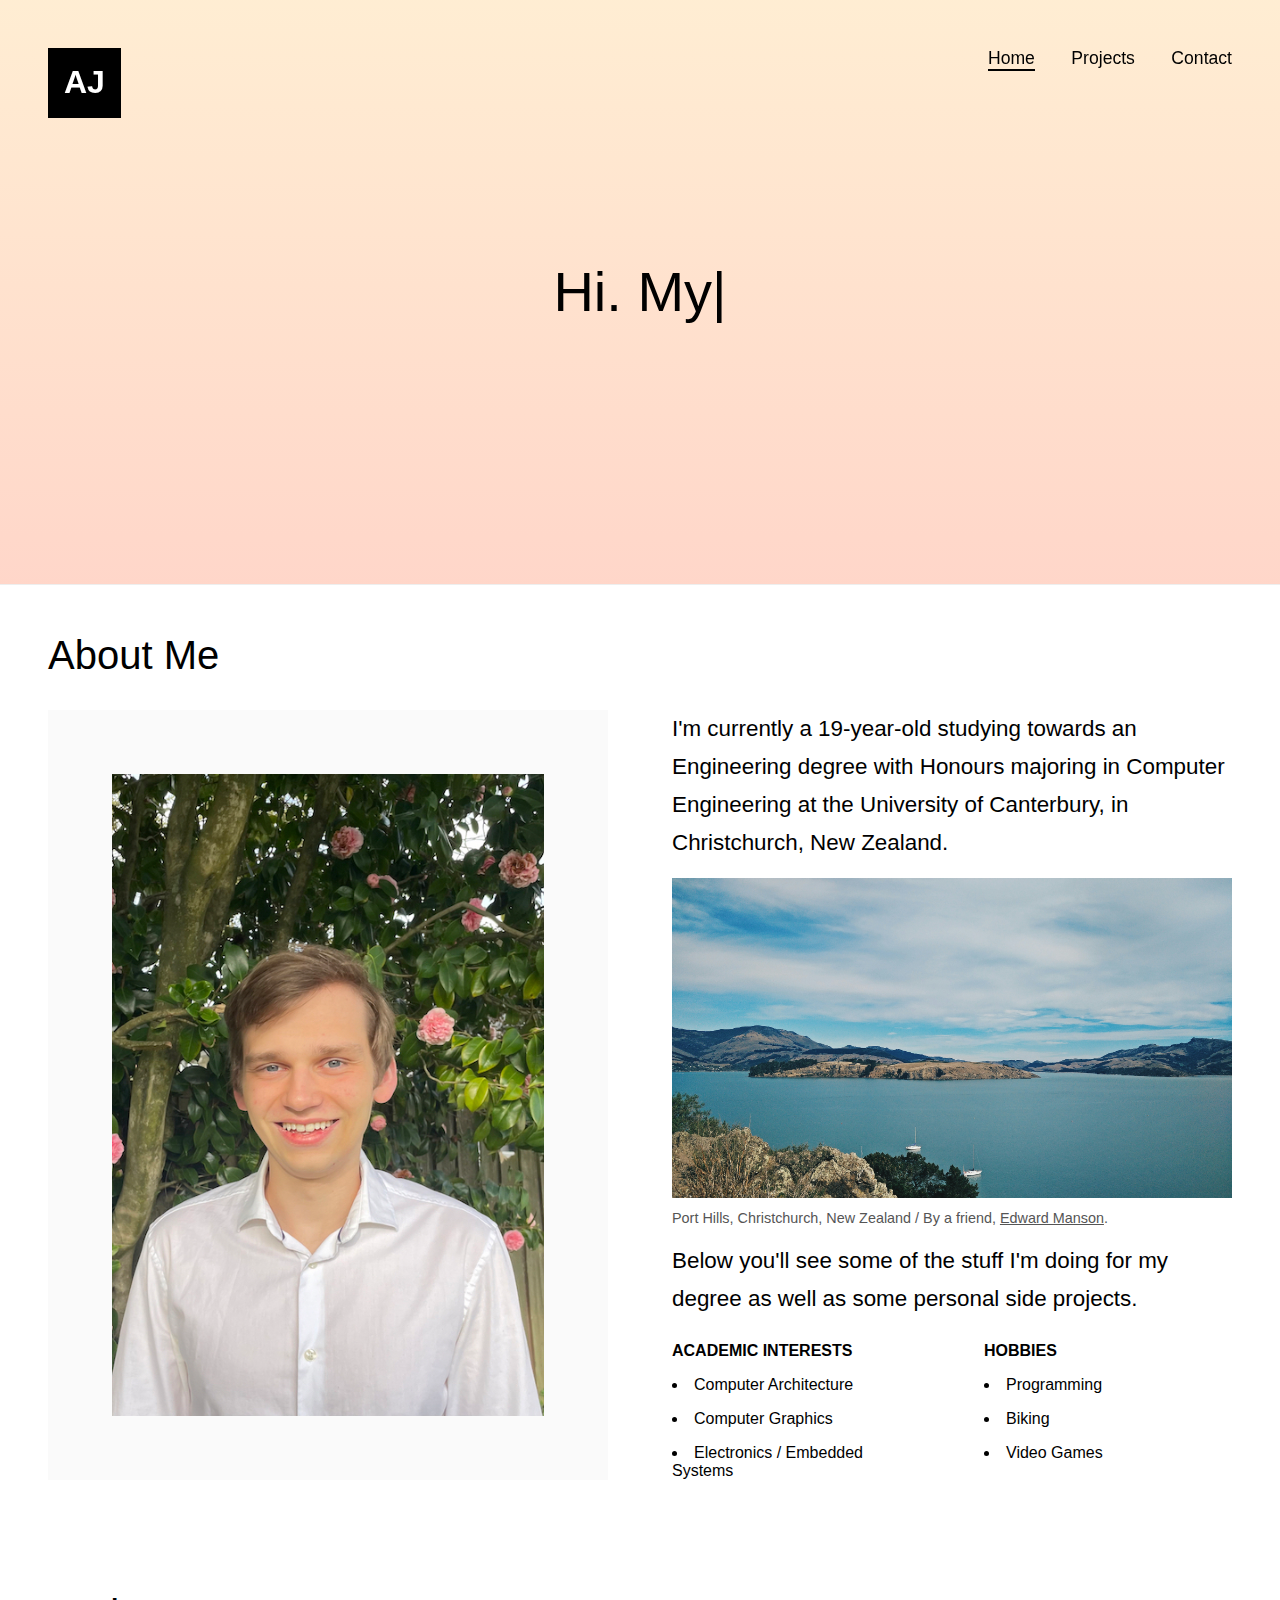
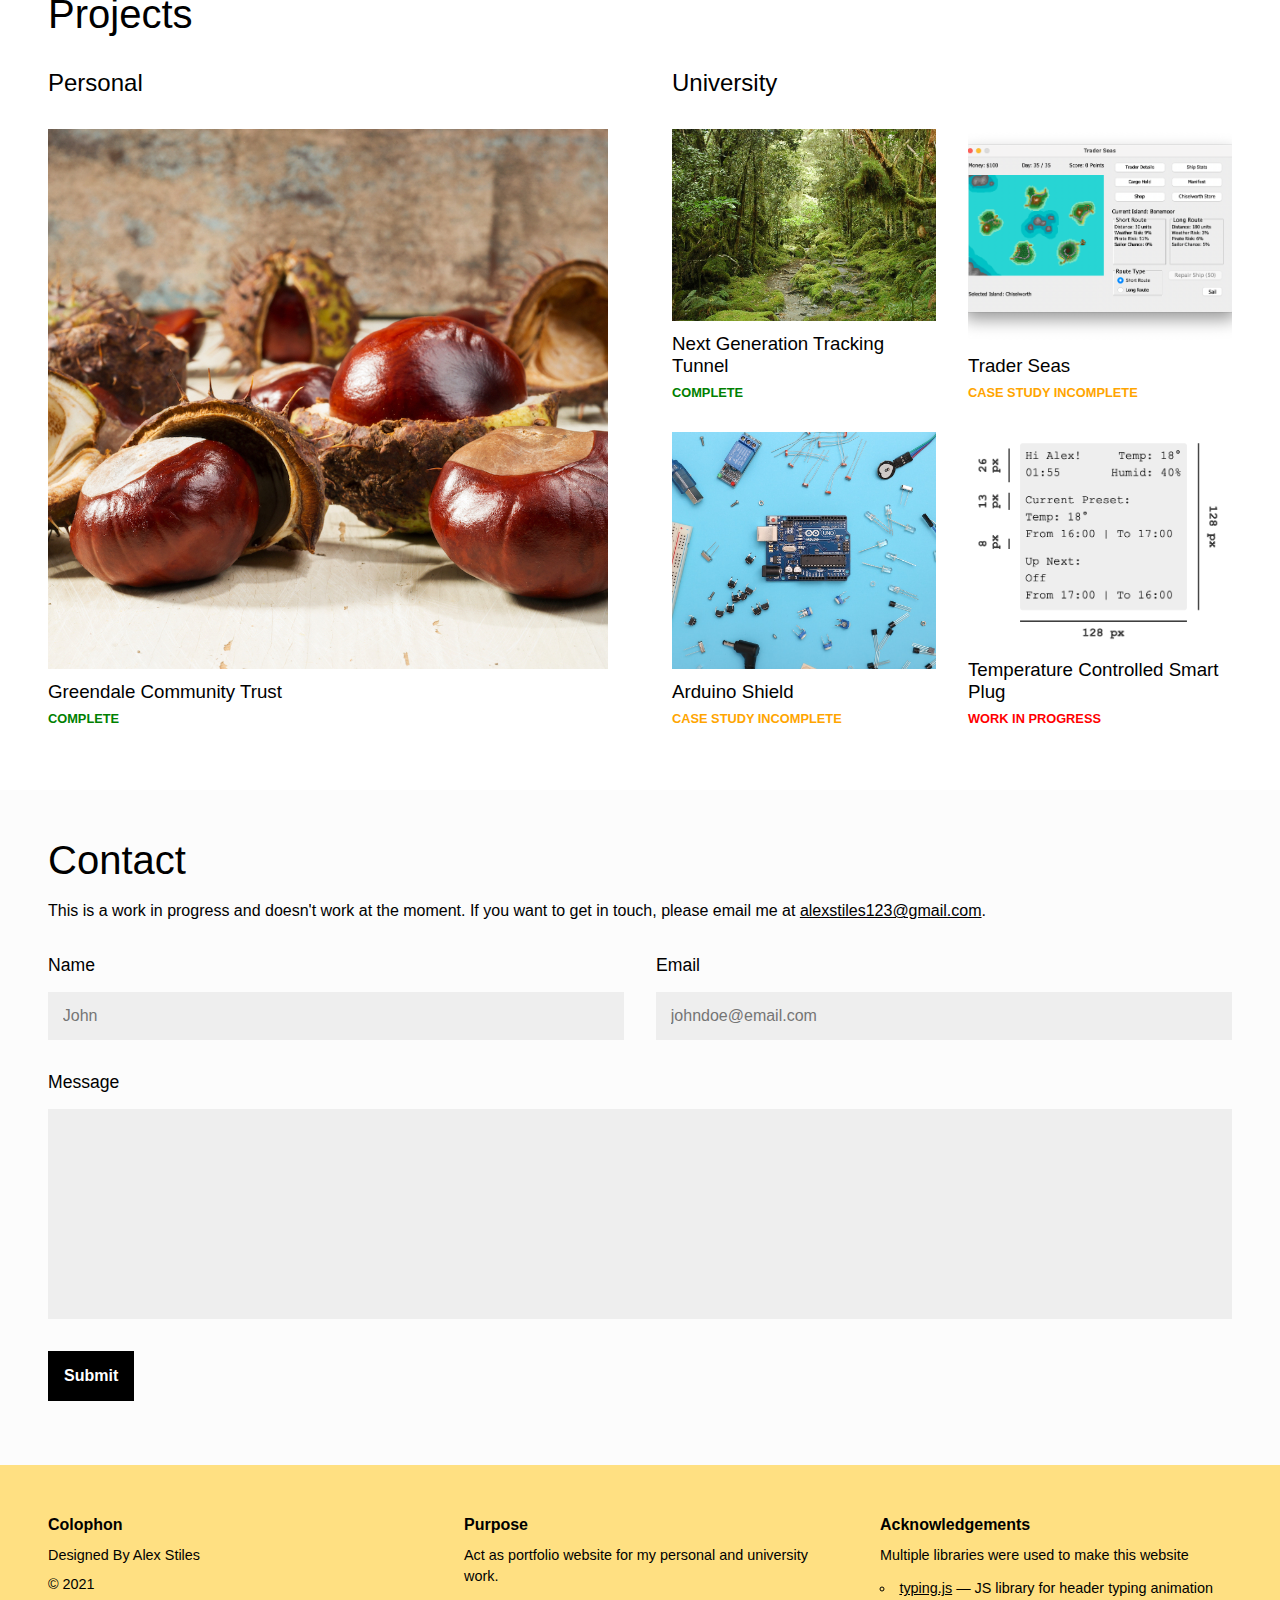
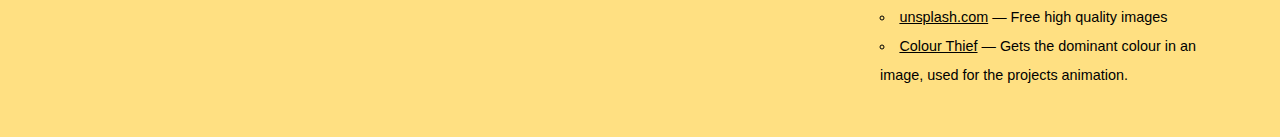
<file: index.html>
<!DOCTYPE html>
<html lang="en">
<head>
    <meta charset="UTF-8">
    <meta http-equiv="X-UA-Compatible" content="IE=edge">
    <meta name="viewport" content="width=device-width, initial-scale=1.0">
    <link rel="stylesheet" href="./style.css">
    <title>Alex Stiles</title>
</head>
<body>
    <nav>
        <div class="logo">
            <span>AJ</span>
        </div>
        <div id="nav-links">
            <a class="active" href="#home-anchor">Home</a>
            <a href="#projects-anchor">Projects</a>
            <a href="#contact-anchor">Contact</a>
        </div>
    </nav>
    <header id="home-anchor">
        <div class="intro-text">
            <span class="intro"></span>
        </div>
    </header>
    <div class="page-content">
        <section>
            <h1>About Me</h1>
            <div class="two-column" id="about">
                <div id="about-image">
                    <img src="./images/general/me.jpg" alt="Photo of me">
                </div>
                <div id="about-content">
                    <h3>I'm currently a 19-year-old studying towards an Engineering degree with Honours majoring in Computer Engineering at the University of Canterbury, in Christchurch, New Zealand.</h3>
                    <div id="about-location-image">
                        <img src="./images/landing.jpg" alt="Photo of the Port Hills in Christchurch">
                        <span>Port Hills, Christchurch, New Zealand / By a friend, <a href="https://unsplash.com/photos/YylrhMRSP_U">Edward Manson</a>.</span>
                    </div>
                    <h3>Below you'll see some of the stuff I'm doing for my degree as well as some personal side projects.</h3>
                    <div class="two-column" id="about-list">
                        <div class="column">
                            <h4>Academic Interests</h4>
                            <ul>
                                <li>Computer Architecture</li>
                                <li>Computer Graphics</li>
                                <li>Electronics / Embedded Systems</li>
                            </ul>
                        </div>
                        <div class="column">
                            <h4>Hobbies</h4>
                            <ul>
                                <li>Programming</li>
                                <li>Biking</li>
                                <li>Video Games</li>
                            </ul>
                        </div>
                    </div>
                </div>
            </div>
        </section>
        <section id="projects-anchor">
            <h1>Projects</h1>
            <div class="two-column projects">
                <div class="column">
                    <h2>Personal</h2>
                    <div class="project-cards">
                        <a class="primary-project" href="./greendale_community_trust.html">
                            <div class="project-card">
                                <img  src="./images/greendale_community_trust/greendale_community_trust.jpg" alt="">
                                <h3 ">Greendale Community Trust</h3>
                            </div> 
                        </a>
                    </div>
                </div>
                <div class="column">
                    <h2>University</h2>
                    <div class="project-cards">
                        <a href="./tracking_tunnel.html">
                            <div class="project-card">
                                <img id="img-0"  src="./images/next_generation_tracking_tunnel/nz_forest.jpg" alt="Photo of New Zealand forest">
                                <h3>Next Generation Tracking Tunnel</h3>
                            </div>
                        </a>
                        <a>
                            <div class="project-card">
                                <img id="img-1"  src="./images/trader_seas/trader_seas_2.png" alt="Screenshot of Trader Seas">
                                <h3 id="case-incomplete">Trader Seas</h3>
                            </div>
                        </a>
                        <a>
                            <div class="project-card">
                                <img id="img-2"  src="./images/arduino_shield/shield.jpg" alt="Photo of Arduino Shield">
                                <h3 id="case-incomplete">Arduino Shield</h3>
                            </div>
                        </a>
                        <a>
                            <div class="project-card">
                                <img id="img-3"  src="./images/smart_plug/oled_gui.png" alt="Screenshot of OLED GUI">
                                <h3 id="wip">Temperature Controlled Smart Plug</h3>
                            </div> 
                        </a>
                        <!-- <div>
                            <div class="project-card">
                                <img src="happy_face.png" alt="">
                                <h3 id="wip">More Coming Soon</h3>
                            </div> 
                        </div> -->
                    </div>
                </div>
            </div>
            <!-- <a href="#" class="link-button">View More</a> -->
        </section>
        <section class="contact" id="contact-anchor">
            <h1>Contact</h1>
            <p>This is a work in progress and doesn't work at the moment. If you want to get in touch, please email me at <a href="mailto:alexstiles123@gmail.com">alexstiles123@gmail.com</a>.</p>
            <form method="push">
                <div class="form-input">
                    <label for="name">Name</label>
                    <input required placeholder="John" type="text" name="name" id="">
                </div>
                <div class="form-input">
                    <label for="email">Email</label>
                    <input required placeholder="johndoe@email.com" type="email" name="email" id="">
                </div>
                <div class="form-input span-col">
                    <label for="message">Message</label>
                    <textarea required name="message" id="" cols="30" rows="10"></textarea>
                </div>
                <div class="form-input submit">
                    <input disabled type="submit" value="Submit">
                </div>
            </form>
        </section>
    </div>
    <footer>
        <div class="footer-content-container">
            <h4>Colophon</h4>
            <p>Designed By Alex Stiles</p>
            <p>&copy; 2021</p>
        </div>
        <div class="footer-content-container">
            <h4>Purpose</h4>
            <p>Act as portfolio website for my personal and university work.</p>
        </div>
        <div class="footer-content-container">
            <h4>Acknowledgements</h4>
            <p>Multiple libraries were used to make this website</p>
            <ul>
                <li><a href="https://mattboldt.com/demos/typed-js/">typing.js</a> &#8212; JS library for header typing animation</li>
                <li><a href="www.unsplash.com">unsplash.com</a> &#8212; Free high quality images</li>
                <li><a href="https://lokeshdhakar.com/projects/color-thief/">Colour Thief</a> &#8212; Gets the dominant colour in an image, used for the projects animation.</li>
            </ul>
        </div>
    </footer>
    <script src="./colour_thief.js"></script>
    <script src="./typed.js"></script>
    <script src="./main.js"></script>
</body>
</html>
</file>
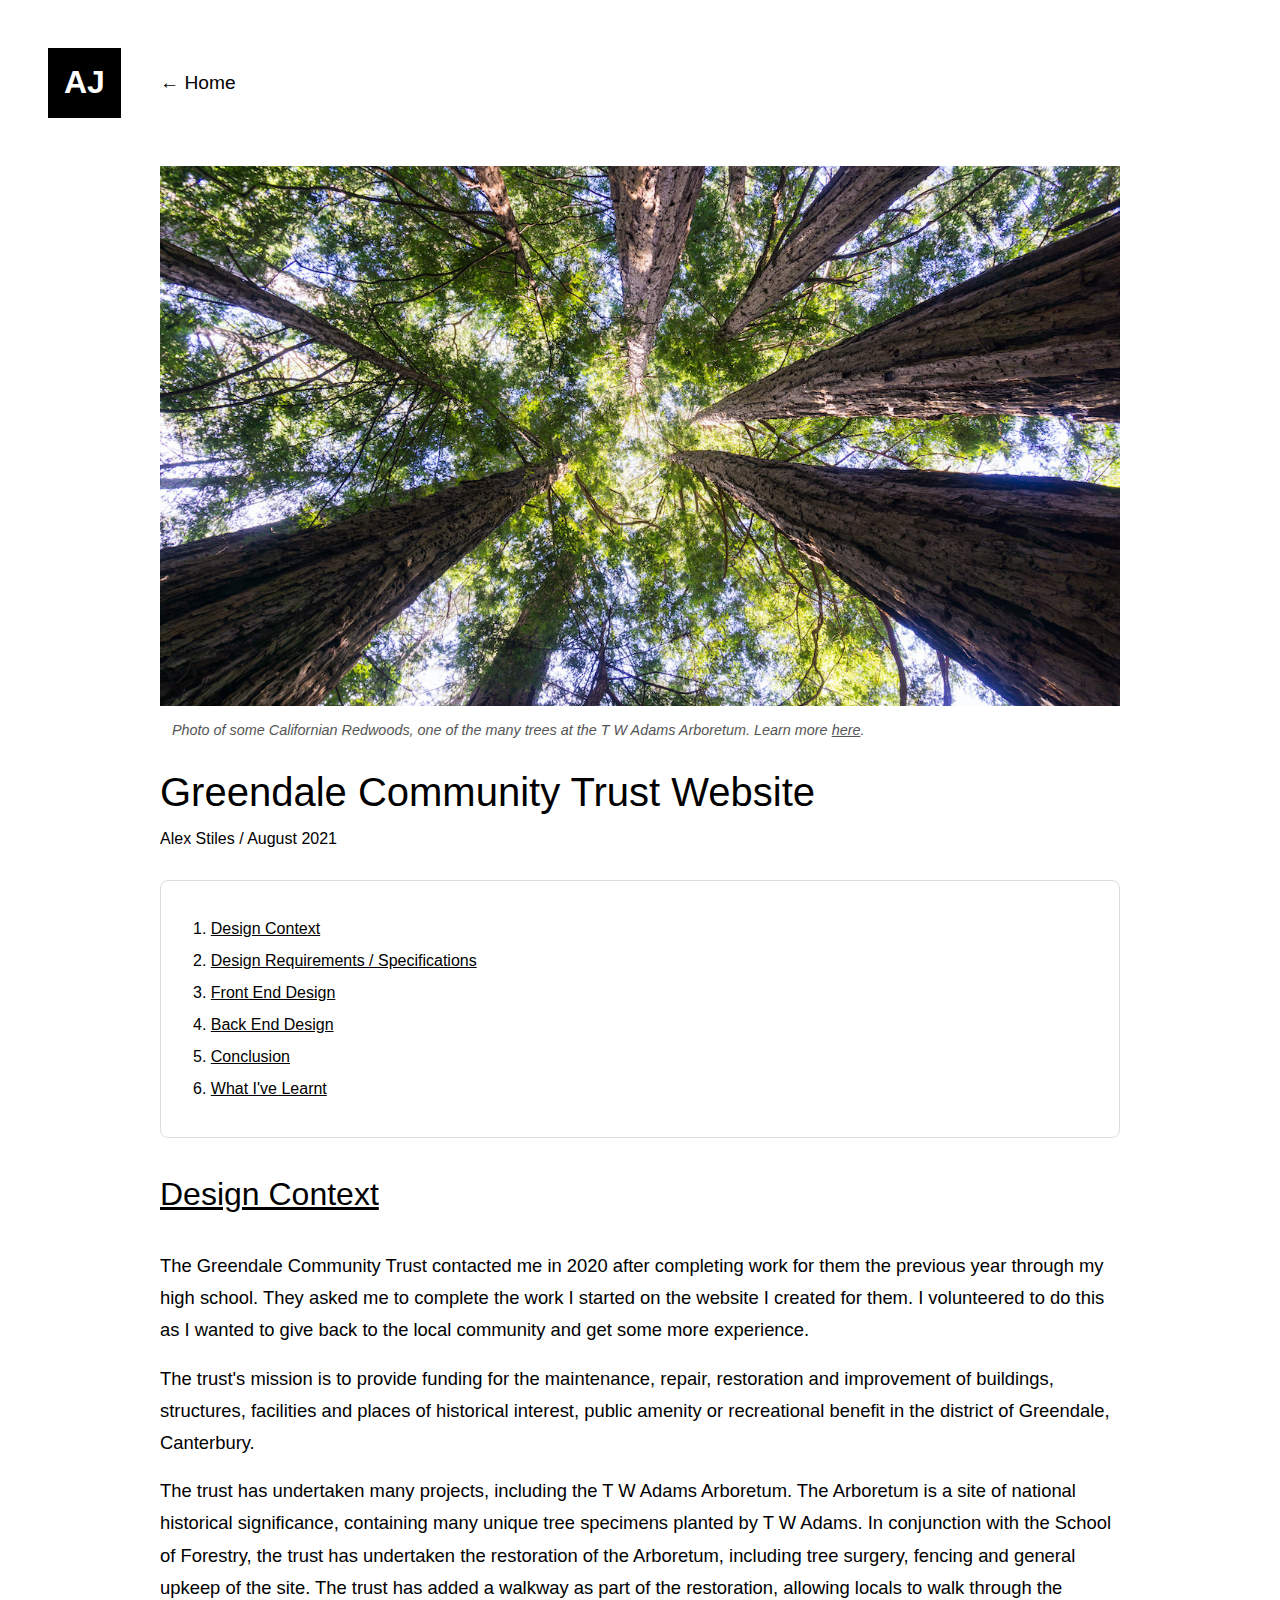
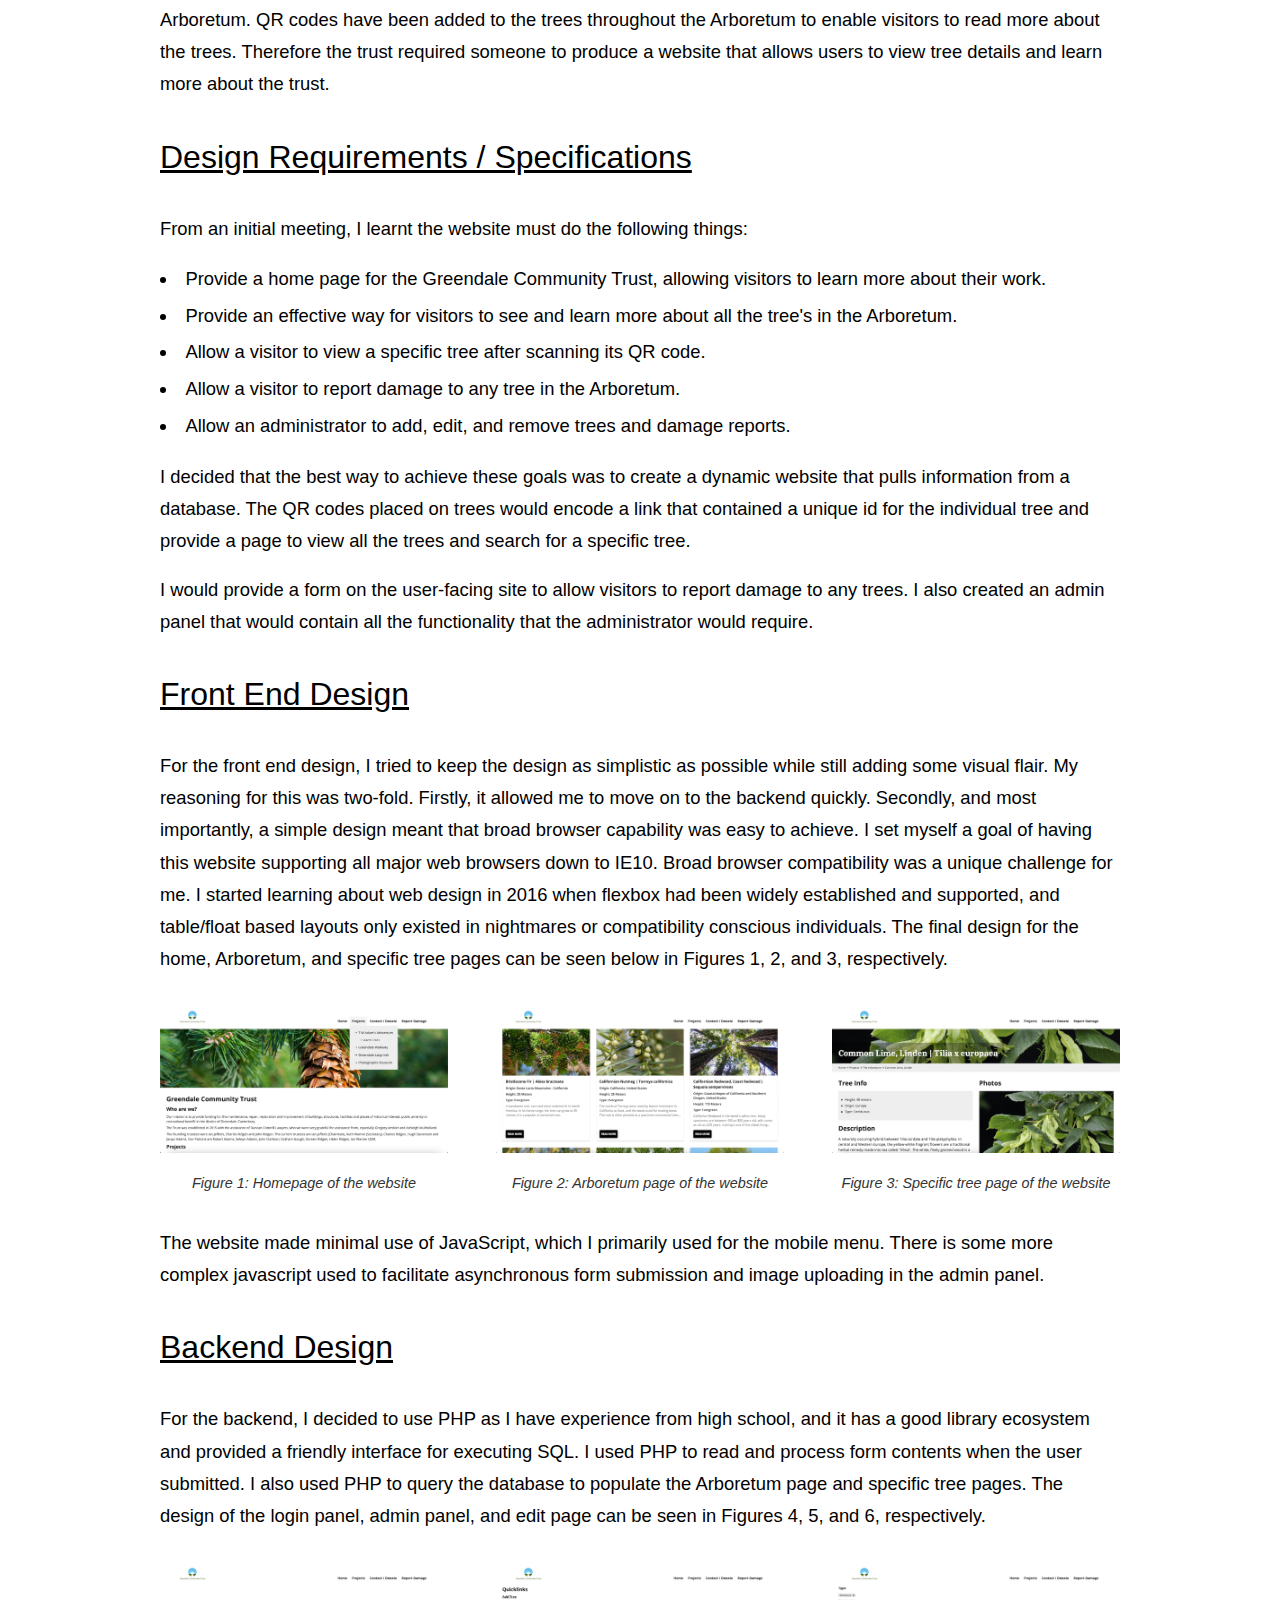
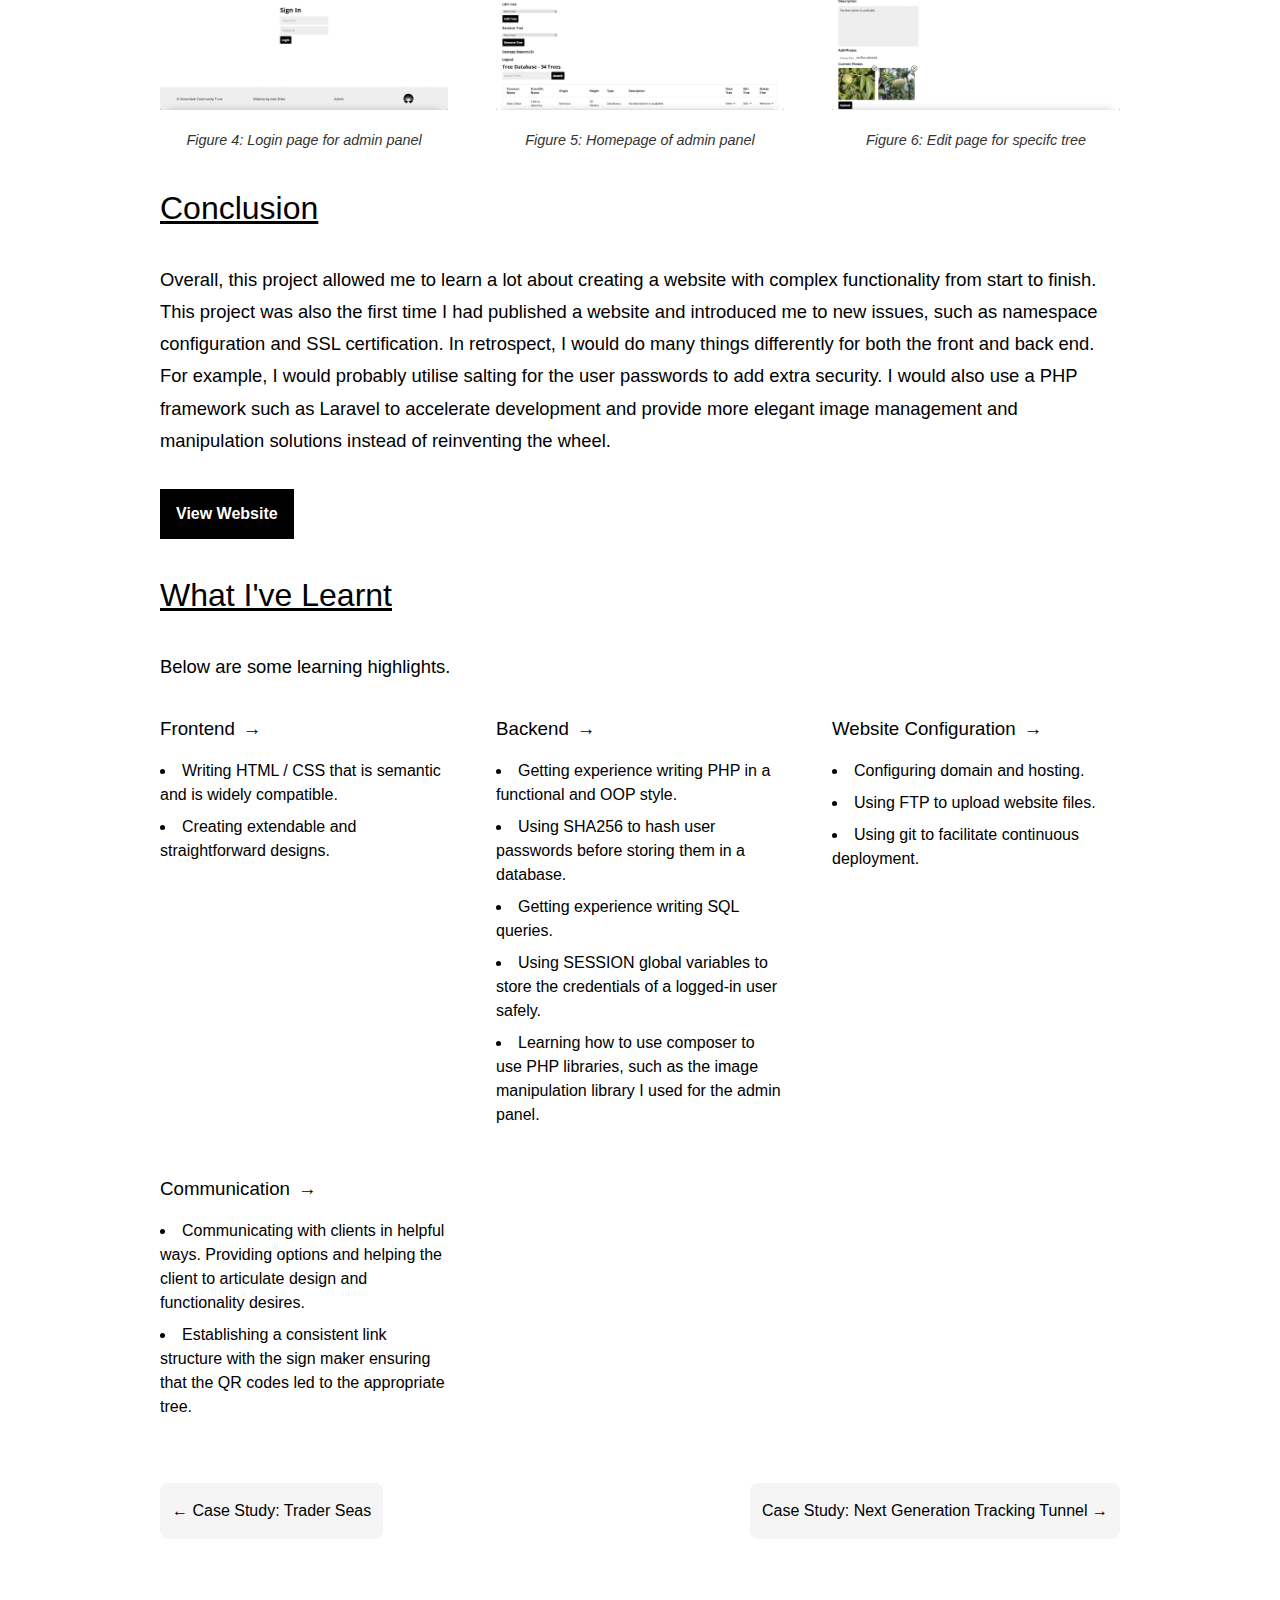
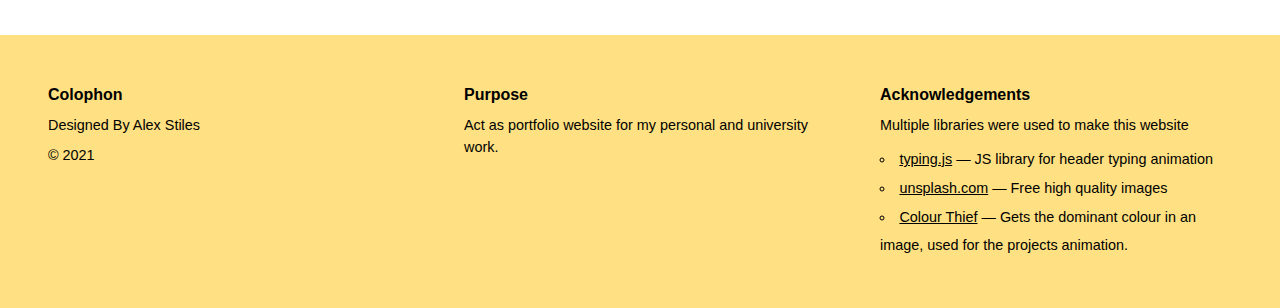
<file: greendale_community_trust.html>
<!DOCTYPE html>
<html lang="en">
    <head>
        <meta charset="UTF-8" />
        <meta http-equiv="X-UA-Compatible" content="IE=edge" />
        <meta name="viewport" content="width=device-width, initial-scale=1.0" />
        <link rel="stylesheet" type="text/css" href="./style.css" />
        <title>Greendale Community Trust Website</title>
    </head>
    <body>
        <nav class="static">
            <div class="back-block">
                <div class="logo">
                    <span class="logo-text">AJ</span>
                </div>
                <a href="index.html">&larr; Home</a>
            </div>
        </nav>
        <div class="page-content">
            <article>
                <div class="article-header-image">
                    <img
                        src="./images/greendale_community_trust/greendale_community_trust_2.jpg"
                        alt="Photo of a New Zealand Forest"
                    />
                    <span class="article-header-caption"
                        >Photo of some Californian Redwoods, one of the many
                        trees at the T W Adams Arboretum. Learn more
                        <a
                            href="https://greendalecommunitytrust.co.nz/content/tree?treeID=10"
                            >here</a
                        >.</span
                    >
                </div>
                <section class="article-text">
                    <div class="article-heading">
                        <h1>Greendale Community Trust Website</h1>
                        <div class="article-details">
                            <span class="article-author-date"
                                >Alex Stiles / August 2021</span
                            >
                        </div>
                    </div>
                    <section class="table-of-contents">
                        <ol>
                            <li><a href="#context">Design Context</a></li>
                            <li>
                                <a href="#requirements"
                                    >Design Requirements / Specifications</a
                                >
                            </li>
                            <li><a href="#frontend">Front End Design</a></li>
                            <li><a href="#backend">Back End Design</a></li>
                            <li><a href="#conclusion">Conclusion</a></li>
                            <li><a href="#learning">What I've Learnt</a></li>
                        </ol>
                    </section>
                    <section id="context">
                        <h2>Design Context</h2>
                        <p>
                            The Greendale Community Trust contacted me in 2020
                            after completing work for them the previous year
                            through my high school. They asked me to complete
                            the work I started on the website I created for
                            them. I volunteered to do this as I wanted to give
                            back to the local community and get some more
                            experience.
                        </p>
                        <p>
                            The trust's mission is to provide funding for the
                            maintenance, repair, restoration and improvement of
                            buildings, structures, facilities and places of
                            historical interest, public amenity or recreational
                            benefit in the district of Greendale, Canterbury.
                        </p>
                        <p>
                            The trust has undertaken many projects, including
                            the T W Adams Arboretum. The Arboretum is a site of
                            national historical significance, containing many
                            unique tree specimens planted by T W Adams. In
                            conjunction with the School of Forestry, the trust
                            has undertaken the restoration of the Arboretum,
                            including tree surgery, fencing and general upkeep
                            of the site. The trust has added a walkway as part
                            of the restoration, allowing locals to walk through
                            the Arboretum. QR codes have been added to the trees
                            throughout the Arboretum to enable visitors to read
                            more about the trees. Therefore the trust required
                            someone to produce a website that allows users to
                            view tree details and learn more about the trust.
                        </p>
                    </section>
                    <section id="requirements">
                        <h2>Design Requirements / Specifications</h2>
                        <p>
                            From an initial meeting, I learnt the website must
                            do the following things:
                        </p>
                        <ul>
                            <li>
                                Provide a home page for the Greendale Community
                                Trust, allowing visitors to learn more about
                                their work.
                            </li>
                            <li>
                                Provide an effective way for visitors to see and
                                learn more about all the tree's in the
                                Arboretum.
                            </li>
                            <li>
                                Allow a visitor to view a specific tree after
                                scanning its QR code.
                            </li>
                            <li>
                                Allow a visitor to report damage to any tree in
                                the Arboretum.
                            </li>
                            <li>
                                Allow an administrator to add, edit, and remove
                                trees and damage reports.
                            </li>
                        </ul>
                        <p>
                            I decided that the best way to achieve these goals
                            was to create a dynamic website that pulls
                            information from a database. The QR codes placed on
                            trees would encode a link that contained a unique id
                            for the individual tree and provide a page to view
                            all the trees and search for a specific tree.
                        </p>
                        <p>
                            I would provide a form on the user-facing site to
                            allow visitors to report damage to any trees. I also
                            created an admin panel that would contain all the
                            functionality that the administrator would require.
                        </p>
                    </section>
                    <section id="frontend">
                        <h2>Front End Design</h2>
                        <p>
                            For the front end design, I tried to keep the design
                            as simplistic as possible while still adding some
                            visual flair. My reasoning for this was two-fold.
                            Firstly, it allowed me to move on to the backend
                            quickly. Secondly, and most importantly, a simple
                            design meant that broad browser capability was easy
                            to achieve. I set myself a goal of having this
                            website supporting all major web browsers down to
                            IE10. Broad browser compatibility was a unique
                            challenge for me. I started learning about web
                            design in 2016 when flexbox had been widely
                            established and supported, and table/float based
                            layouts only existed in nightmares or compatibility
                            conscious individuals. The final design for the
                            home, Arboretum, and specific tree pages can be seen
                            below in Figures 1, 2, and 3, respectively.
                        </p>
                        <div class="triple-image-container">
                            <div class="triple-image">
                                <img
                                    src="./images/greendale_community_trust/greendale_community_trust_web.png"
                                    alt="Homepage of the Greendale Community Trust website"
                                />
                                <span class="image-caption"
                                    >Figure 1: Homepage of the website</span
                                >
                            </div>
                            <div class="triple-image">
                                <img
                                    src="./images/greendale_community_trust/greendale_community_trust_web_2.png"
                                    alt="Arboretum page of the website"
                                />
                                <span class="image-caption"
                                    >Figure 2: Arboretum page of the
                                    website</span
                                >
                            </div>
                            <div class="triple-image">
                                <img
                                    src="./images/greendale_community_trust/greendale_community_trust_web_3.png"
                                    alt="Specific tree page of the website"
                                />
                                <span class="image-caption"
                                    >Figure 3: Specific tree page of the
                                    website</span
                                >
                            </div>
                        </div>
                        <p>
                            The website made minimal use of JavaScript, which I
                            primarily used for the mobile menu. There is some
                            more complex javascript used to facilitate
                            asynchronous form submission and image uploading in
                            the admin panel.
                        </p>
                    </section>
                    <section id="backend">
                        <h2>Backend Design</h2>
                        <p>
                            For the backend, I decided to use PHP as I have
                            experience from high school, and it has a good
                            library ecosystem and provided a friendly interface
                            for executing SQL. I used PHP to read and process
                            form contents when the user submitted. I also used
                            PHP to query the database to populate the Arboretum
                            page and specific tree pages. The design of the
                            login panel, admin panel, and edit page can be seen
                            in Figures 4, 5, and 6, respectively.
                        </p>
                        <div class="triple-image-container">
                            <div class="triple-image">
                                <img
                                    src="./images/greendale_community_trust/greendale_community_trust_web_4.png"
                                    alt="Login page for admin panel"
                                />
                                <span class="image-caption"
                                    >Figure 4: Login page for admin panel</span
                                >
                            </div>
                            <div class="triple-image">
                                <img
                                    src="./images/greendale_community_trust/greendale_community_trust_web_5.png"
                                    alt="Homepage of admin panel"
                                />
                                <span class="image-caption"
                                    >Figure 5: Homepage of admin panel</span
                                >
                            </div>
                            <div class="triple-image">
                                <img
                                    src="./images/greendale_community_trust/greendale_community_trust_web_6.png"
                                    alt="Edit page for specific tree"
                                />
                                <span class="image-caption"
                                    >Figure 6: Edit page for specifc tree</span
                                >
                            </div>
                        </div>
                    </section>
                    <section id="conclusion">
                        <h2>Conclusion</h2>
                        <p>
                            Overall, this project allowed me to learn a lot
                            about creating a website with complex functionality
                            from start to finish. This project was also the
                            first time I had published a website and introduced
                            me to new issues, such as namespace configuration
                            and SSL certification. In retrospect, I would do
                            many things differently for both the front and back
                            end. For example, I would probably utilise salting
                            for the user passwords to add extra security. I
                            would also use a PHP framework such as Laravel to
                            accelerate development and provide more elegant
                            image management and manipulation solutions instead
                            of reinventing the wheel.
                        </p>
                        <a
                            class="link-button"
                            href="https://greendalecommunitytrust.co.nz"
                            >View Website</a
                        >
                    </section>
                    <section id="learning">
                        <h2>What I've Learnt</h2>
                        <p>Below are some learning highlights.</p>
                        <div class="learning-sections">
                            <div class="learning-section">
                                <h3>Frontend</h3>
                                <ul>
                                    <li>
                                        Writing HTML / CSS that is semantic and
                                        is widely compatible.
                                    </li>
                                    <li>
                                        Creating extendable and straightforward
                                        designs.
                                    </li>
                                </ul>
                            </div>
                            <div class="learning-section">
                                <h3>Backend</h3>
                                <ul>
                                    <li>
                                        Getting experience writing PHP in a
                                        functional and OOP style.
                                    </li>
                                    <li>
                                        Using SHA256 to hash user passwords
                                        before storing them in a database.
                                    </li>
                                    <li>
                                        Getting experience writing SQL queries.
                                    </li>
                                    <li>
                                        Using SESSION global variables to store
                                        the credentials of a logged-in user
                                        safely.
                                    </li>
                                    <li>
                                        Learning how to use composer to use PHP
                                        libraries, such as the image
                                        manipulation library I used for the
                                        admin panel.
                                    </li>
                                </ul>
                            </div>
                            <div class="learning-section">
                                <h3>Website Configuration</h3>
                                <ul>
                                    <li>Configuring domain and hosting.</li>
                                    <li>Using FTP to upload website files.</li>
                                    <li>
                                        Using git to facilitate continuous
                                        deployment.
                                    </li>
                                </ul>
                            </div>
                            <div class="learning-section">
                                <h3>Communication</h3>
                                <ul>
                                    <li>
                                        Communicating with clients in helpful
                                        ways. Providing options and helping the
                                        client to articulate design and
                                        functionality desires.
                                    </li>
                                    <li>
                                        Establishing a consistent link structure
                                        with the sign maker ensuring that the QR
                                        codes led to the appropriate tree.
                                    </li>
                                </ul>
                            </div>
                        </div>
                    </section>
                </section>
                <section class="article-controls">
                    <a class="previous-article"
                        >&larr; Case Study: Trader Seas</a
                    >
                    <a class="next-article" href="./tracking_tunnel.html"
                        >Case Study: Next Generation Tracking Tunnel &rarr;</a
                    >
                </section>
            </article>
        </div>
        <footer>
            <div class="footer-content-container">
                <h4>Colophon</h4>
                <p>Designed By Alex Stiles</p>
                <p>&copy; 2021</p>
            </div>
            <div class="footer-content-container">
                <h4>Purpose</h4>
                <p>
                    Act as portfolio website for my personal and university
                    work.
                </p>
            </div>
            <div class="footer-content-container">
                <h4>Acknowledgements</h4>
                <p>Multiple libraries were used to make this website</p>
                <ul>
                    <li>
                        <a href="https://mattboldt.com/demos/typed-js/"
                            >typing.js</a
                        >
                        &#8212; JS library for header typing animation
                    </li>
                    <li>
                        <a href="www.unsplash.com">unsplash.com</a> &#8212; Free
                        high quality images
                    </li>
                    <li>
                        <a href="https://lokeshdhakar.com/projects/color-thief/"
                            >Colour Thief</a
                        >
                        &#8212; Gets the dominant colour in an image, used for
                        the projects animation.
                    </li>
                </ul>
            </div>
        </footer>
    </body>
</html>
</file>
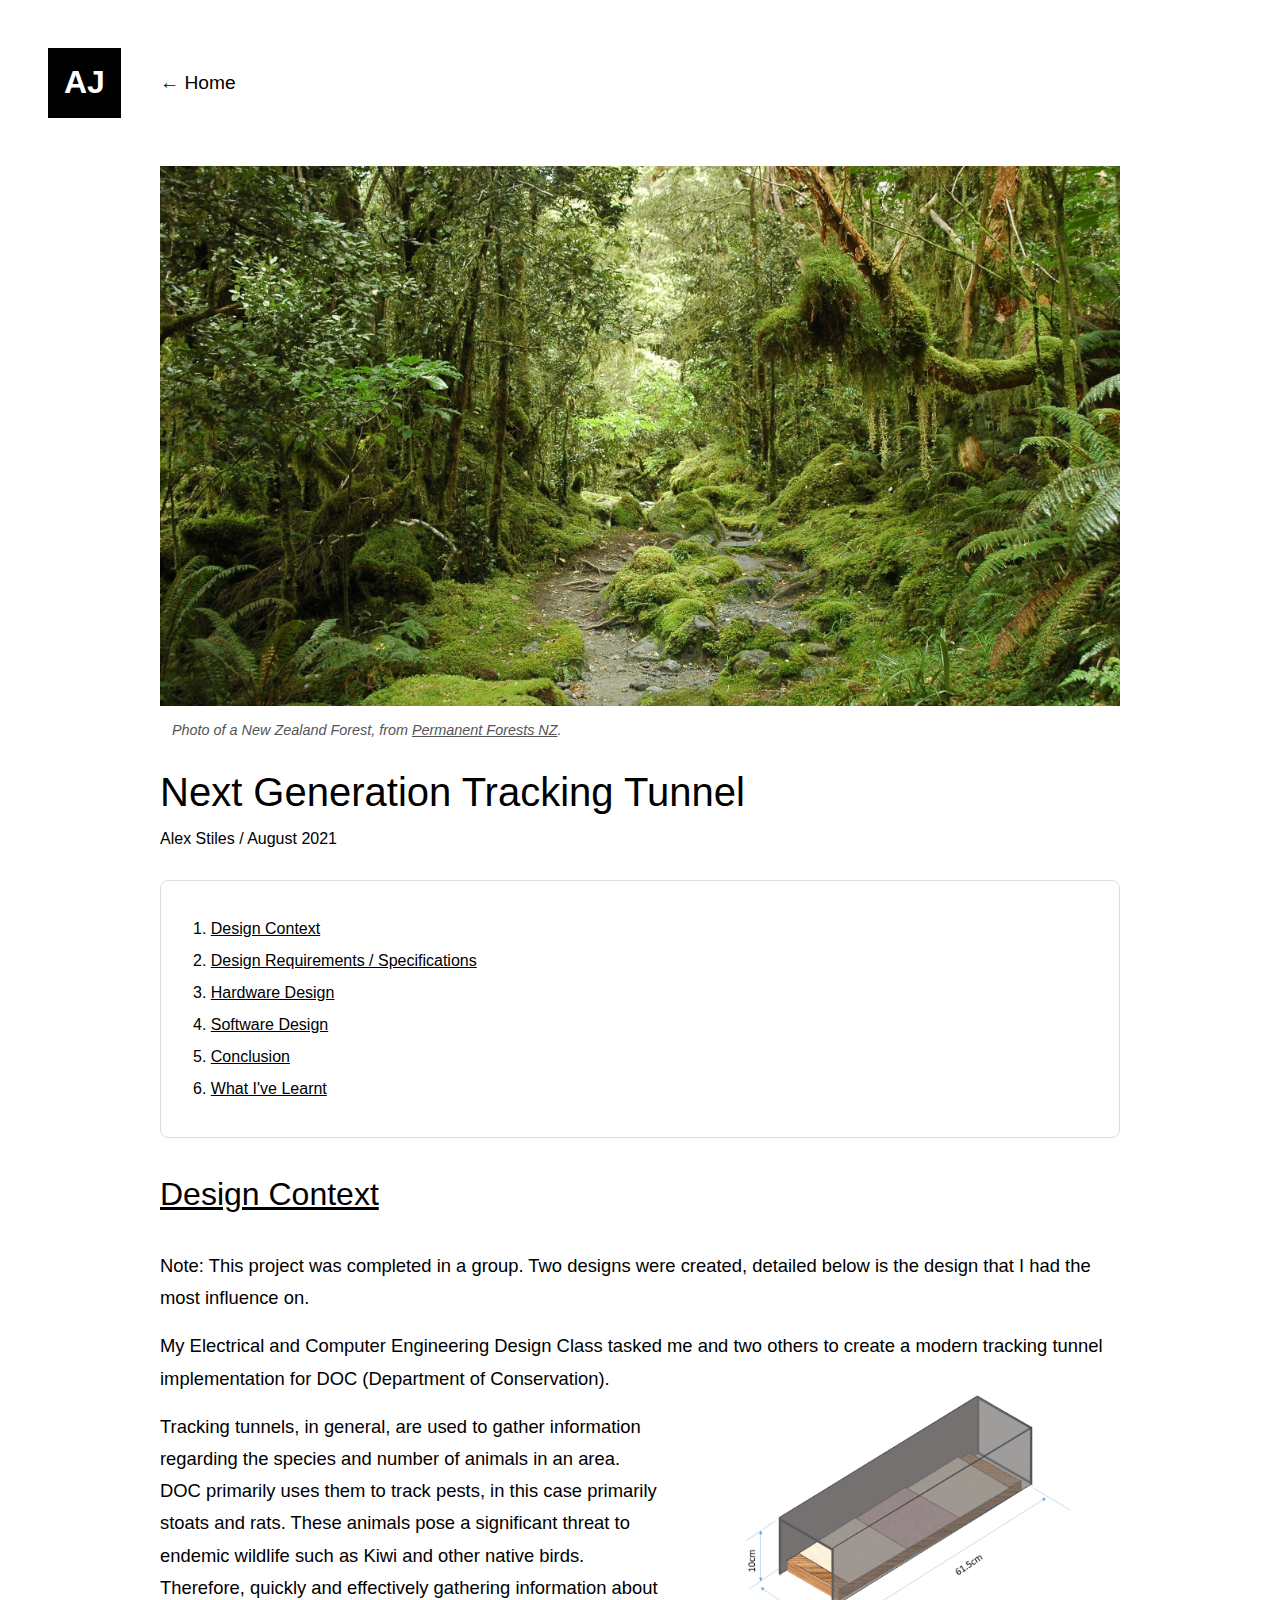
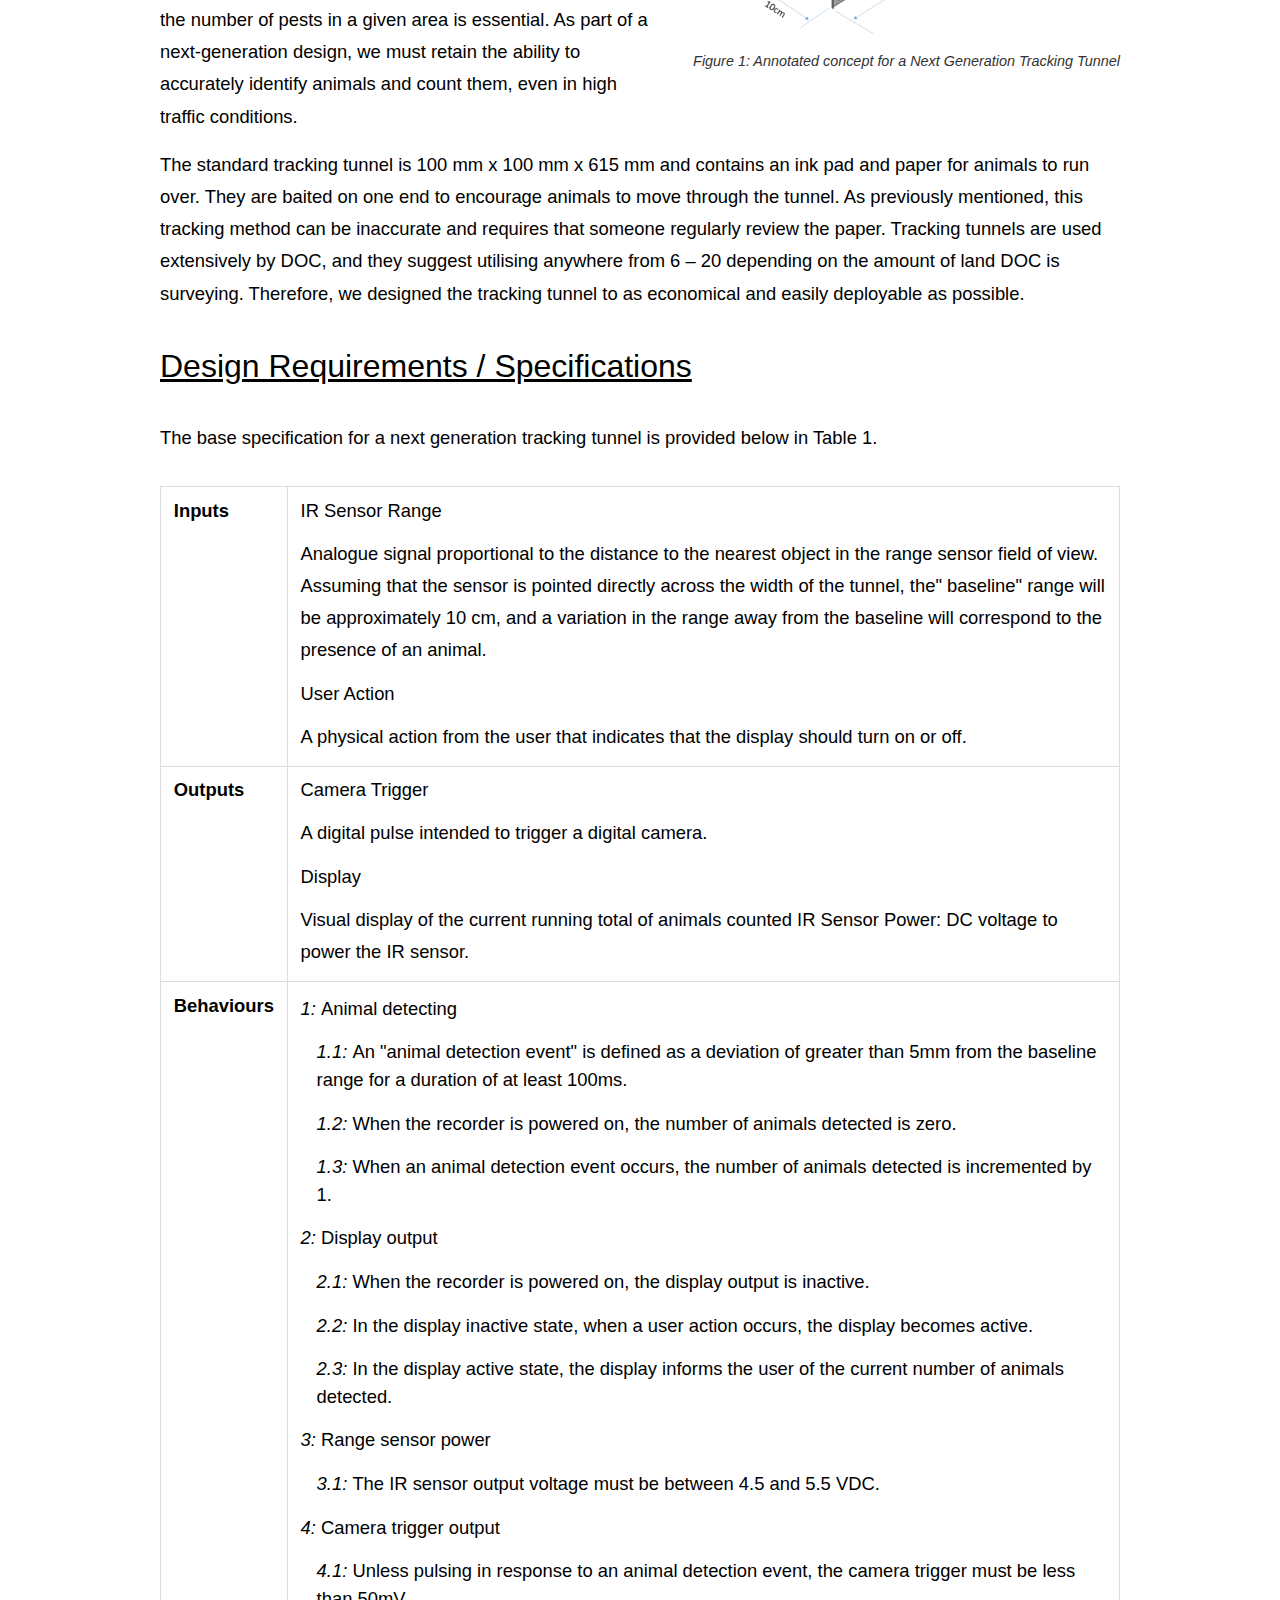
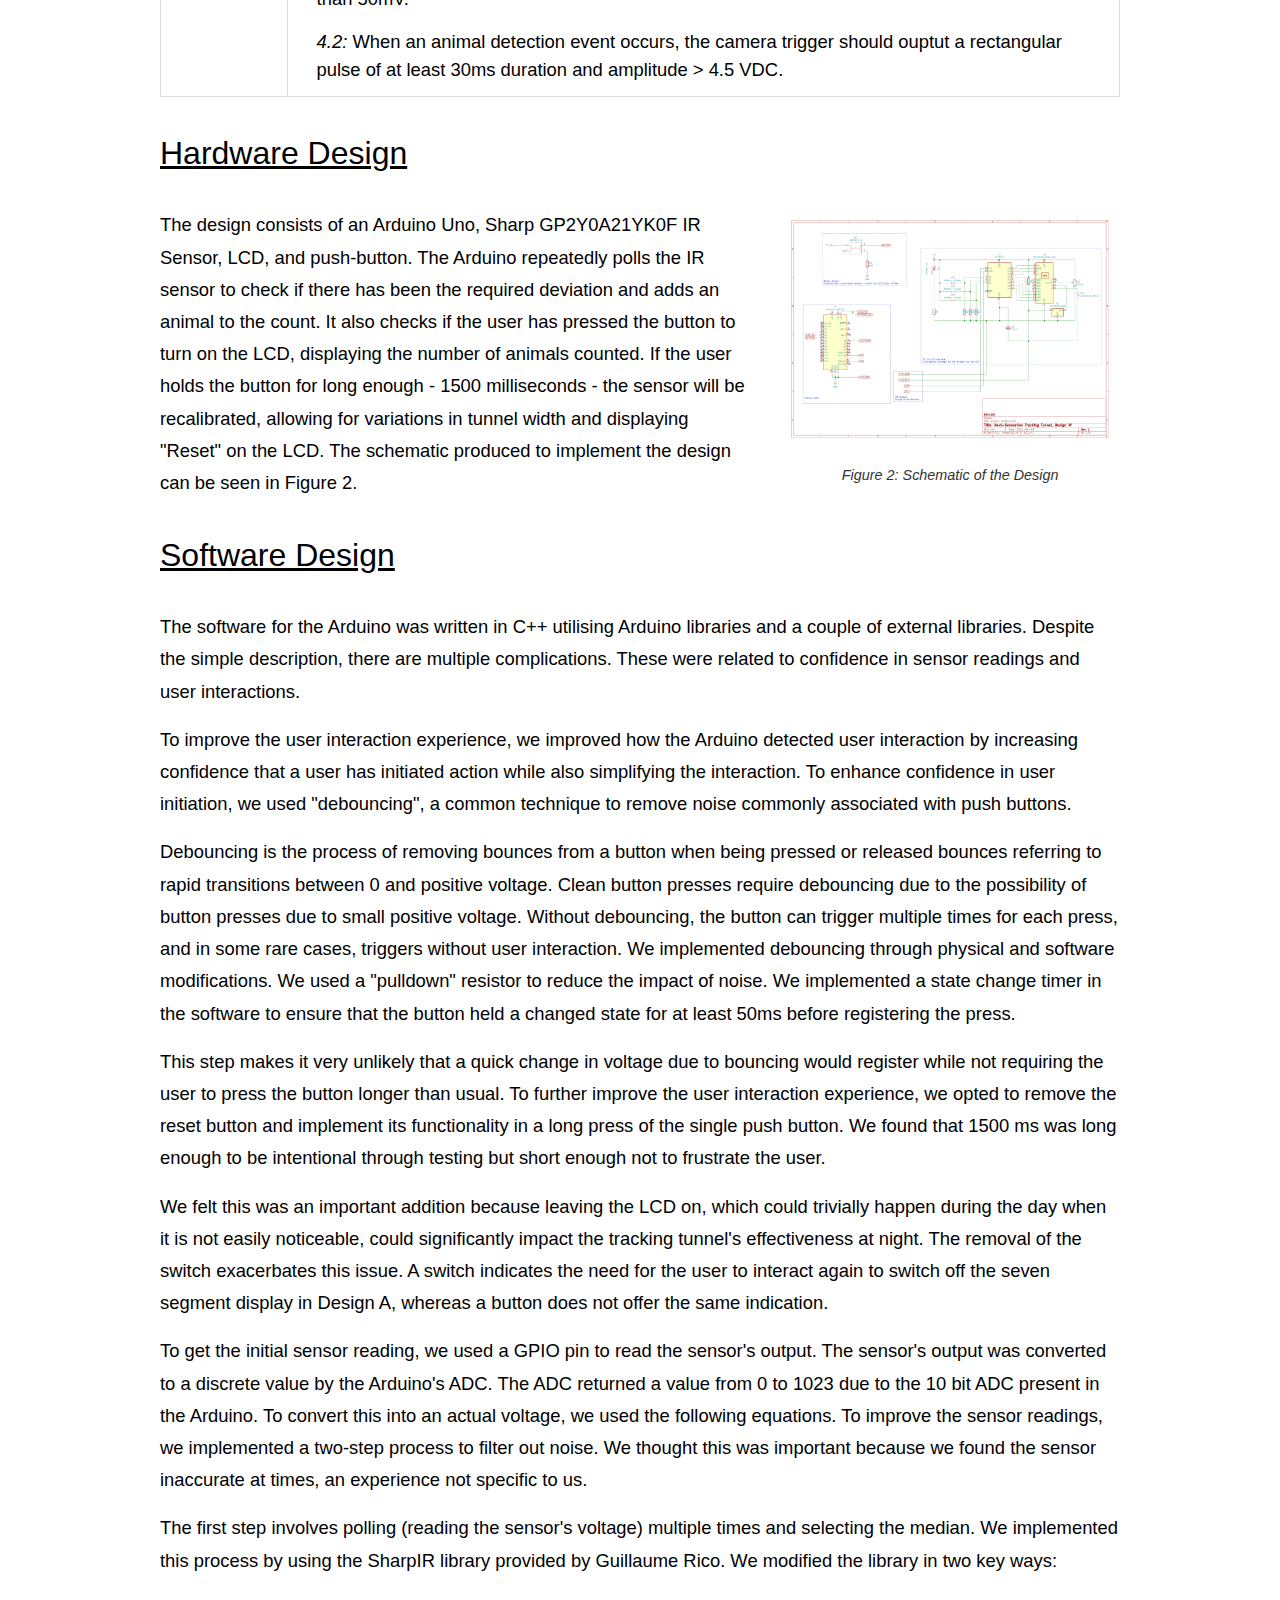
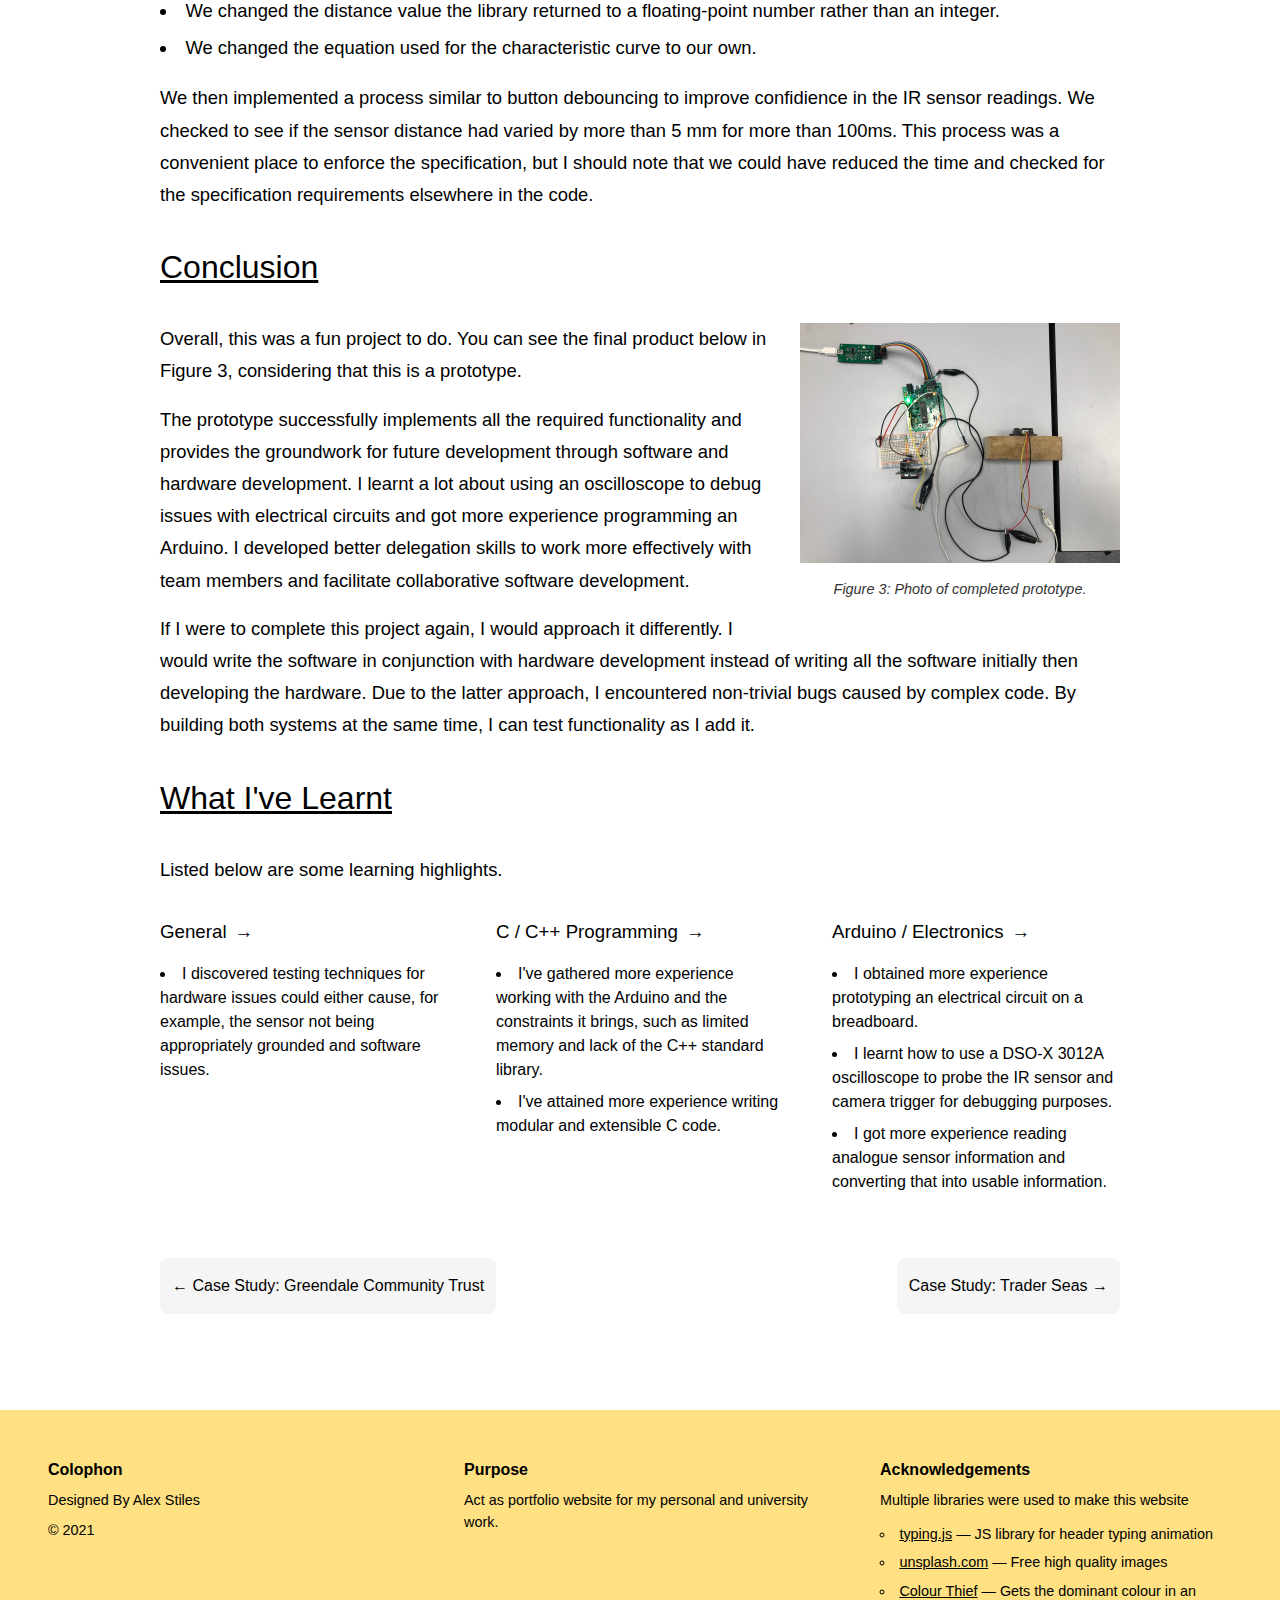
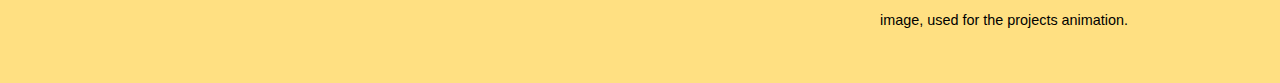
<file: tracking_tunnel.html>
<!DOCTYPE html>
<html lang="en">
    <head>
        <meta charset="UTF-8" />
        <meta http-equiv="X-UA-Compatible" content="IE=edge" />
        <meta name="viewport" content="width=device-width, initial-scale=1.0" />
        <link rel="stylesheet" href="./style.css" />
        <title>Next Generation Tracking Tunnel</title>
    </head>
    <body>
        <nav class="static">
            <div class="back-block">
                <div class="logo">
                    <span class="logo-text">AJ</span>
                </div>
                <a href="index.html">&larr; Home</a>
            </div>
        </nav>
        <div class="page-content">
            <article>
                <div class="article-header-image">
                    <img
                        src="./images/next_generation_tracking_tunnel/nz_forest.jpg"
                        alt="Photo of a New Zealand Forest"
                    />
                    <span class="article-header-caption"
                        >Photo of a New Zealand Forest, from
                        <a href="https://www.permanentforests.com/faqs"
                            >Permanent Forests NZ</a
                        >.</span
                    >
                </div>
                <section class="article-text">
                    <div class="article-heading">
                        <h1>Next Generation Tracking Tunnel</h1>
                        <div class="article-details">
                            <span class="article-author-date"
                                >Alex Stiles / August 2021</span
                            >
                        </div>
                    </div>
                    <section class="table-of-contents">
                        <ol>
                            <li><a href="#context">Design Context</a></li>
                            <li>
                                <a href="#requirements"
                                    >Design Requirements / Specifications</a
                                >
                            </li>
                            <li><a href="#hardware">Hardware Design</a></li>
                            <li><a href="#software">Software Design</a></li>
                            <li><a href="#conclusion">Conclusion</a></li>
                            <li><a href="#learning">What I've Learnt</a></li>
                        </ol>
                    </section>
                    <section id="context">
                        <h2>Design Context</h2>
                        <p>
                            Note: This project was completed in a group. Two
                            designs were created, detailed below is the design
                            that I had the most influence on.
                        </p>
                        <p>
                            My Electrical and Computer Engineering Design Class
                            tasked me and two others to create a modern tracking
                            tunnel implementation for DOC (Department of
                            Conservation).
                        </p>
                        <div class="article-image">
                            <img
                                src="./images/next_generation_tracking_tunnel/tracking_tunnel.png"
                                alt="Annotated concept for Next Generation Tracking Tunnel"
                            />
                            <span class="image-caption"
                                >Figure 1: Annotated concept for a Next
                                Generation Tracking Tunnel</span
                            >
                        </div>
                        <p>
                            Tracking tunnels, in general, are used to gather
                            information regarding the species and number of
                            animals in an area. DOC primarily uses them to track
                            pests, in this case primarily stoats and rats. These
                            animals pose a significant threat to endemic
                            wildlife such as Kiwi and other native birds.
                            Therefore, quickly and effectively gathering
                            information about the number of pests in a given
                            area is essential. As part of a next-generation
                            design, we must retain the ability to accurately
                            identify animals and count them, even in high
                            traffic conditions.
                        </p>
                        <p>
                            The standard tracking tunnel is 100 mm x 100 mm x
                            615 mm and contains an ink pad and paper for animals
                            to run over. They are baited on one end to encourage
                            animals to move through the tunnel. As previously
                            mentioned, this tracking method can be inaccurate
                            and requires that someone regularly review the
                            paper. Tracking tunnels are used extensively by DOC,
                            and they suggest utilising anywhere from 6 – 20
                            depending on the amount of land DOC is surveying.
                            Therefore, we designed the tracking tunnel to as
                            economical and easily deployable as possible.
                        </p>
                    </section>
                    <section id="requirements">
                        <h2>Design Requirements / Specifications</h2>
                        <p>
                            The base specification for a next generation
                            tracking tunnel is provided below in Table 1.
                        </p>
                        <table>
                            <tr>
                                <th>Inputs</th>
                                <td>
                                    <h3>IR Sensor Range</h3>
                                    <p>
                                        Analogue signal proportional to the
                                        distance to the nearest object in the
                                        range sensor field of view. Assuming
                                        that the sensor is pointed directly
                                        across the width of the tunnel, the"
                                        baseline" range will be approximately 10
                                        cm, and a variation in the range away
                                        from the baseline will correspond to the
                                        presence of an animal.
                                    </p>
                                    <h3>User Action</h3>
                                    <p>
                                        A physical action from the user that
                                        indicates that the display should turn
                                        on or off.
                                    </p>
                                </td>
                            </tr>
                            <tr>
                                <th>Outputs</th>
                                <td>
                                    <h3>Camera Trigger</h3>
                                    <p>
                                        A digital pulse intended to trigger a
                                        digital camera.
                                    </p>
                                    <h3>Display</h3>
                                    <p>
                                        Visual display of the current running
                                        total of animals counted IR Sensor
                                        Power: DC voltage to power the IR
                                        sensor.
                                    </p>
                                </td>
                            </tr>
                            <tr>
                                <th>Behaviours</th>
                                <td>
                                    <ol>
                                        <li>
                                            Animal detecting
                                            <ol>
                                                <li>
                                                    An "animal detection event"
                                                    is defined as a deviation of
                                                    greater than 5mm from the
                                                    baseline range for a
                                                    duration of at least 100ms.
                                                </li>
                                                <li>
                                                    When the recorder is powered
                                                    on, the number of animals
                                                    detected is zero.
                                                </li>
                                                <li>
                                                    When an animal detection
                                                    event occurs, the number of
                                                    animals detected is
                                                    incremented by 1.
                                                </li>
                                            </ol>
                                        </li>
                                        <li>
                                            Display output
                                            <ol>
                                                <li>
                                                    When the recorder is powered
                                                    on, the display output is
                                                    inactive.
                                                </li>
                                                <li>
                                                    In the display inactive
                                                    state, when a user action
                                                    occurs, the display becomes
                                                    active.
                                                </li>
                                                <li>
                                                    In the display active state,
                                                    the display informs the user
                                                    of the current number of
                                                    animals detected.
                                                </li>
                                            </ol>
                                        </li>
                                        <li>
                                            Range sensor power
                                            <ol>
                                                <li>
                                                    The IR sensor output voltage
                                                    must be between 4.5 and 5.5
                                                    VDC.
                                                </li>
                                            </ol>
                                        </li>
                                        <li>
                                            Camera trigger output
                                            <ol>
                                                <li>
                                                    Unless pulsing in response
                                                    to an animal detection
                                                    event, the camera trigger
                                                    must be less than 50mV.
                                                </li>
                                                <li>
                                                    When an animal detection
                                                    event occurs, the camera
                                                    trigger should ouptut a
                                                    rectangular pulse of at
                                                    least 30ms duration and
                                                    amplitude > 4.5 VDC.
                                                </li>
                                            </ol>
                                        </li>
                                    </ol>
                                </td>
                            </tr>
                        </table>
                    </section>
                    <section id="hardware">
                        <h2>Hardware Design</h2>
                        <div class="article-image">
                            <img
                                src="./images/next_generation_tracking_tunnel/tunnel_sensor_schematic.png"
                                alt="Schematic of the Design"
                            />
                            <span class="image-caption"
                                >Figure 2: Schematic of the Design</span
                            >
                        </div>
                        <p>
                            The design consists of an Arduino Uno, Sharp
                            GP2Y0A21YK0F IR Sensor, LCD, and push-button. The
                            Arduino repeatedly polls the IR sensor to check if
                            there has been the required deviation and adds an
                            animal to the count. It also checks if the user has
                            pressed the button to turn on the LCD, displaying
                            the number of animals counted. If the user holds the
                            button for long enough - 1500 milliseconds - the
                            sensor will be recalibrated, allowing for variations
                            in tunnel width and displaying "Reset" on the LCD.
                            The schematic produced to implement the design can
                            be seen in Figure 2.
                        </p>
                    </section>
                    <section id="software">
                        <h2>Software Design</h2>
                        <p>
                            The software for the Arduino was written in C++
                            utilising Arduino libraries and a couple of external
                            libraries. Despite the simple description, there are
                            multiple complications. These were related to
                            confidence in sensor readings and user interactions.
                        </p>
                        <p>
                            To improve the user interaction experience, we
                            improved how the Arduino detected user interaction
                            by increasing confidence that a user has initiated
                            action while also simplifying the interaction. To
                            enhance confidence in user initiation, we used
                            "debouncing", a common technique to remove noise
                            commonly associated with push buttons.
                        </p>
                        <p>
                            Debouncing is the process of removing bounces from a
                            button when being pressed or released bounces
                            referring to rapid transitions between 0 and
                            positive voltage. Clean button presses require
                            debouncing due to the possibility of button presses
                            due to small positive voltage. Without debouncing,
                            the button can trigger multiple times for each
                            press, and in some rare cases, triggers without user
                            interaction. We implemented debouncing through
                            physical and software modifications. We used a
                            "pulldown" resistor to reduce the impact of noise.
                            We implemented a state change timer in the software
                            to ensure that the button held a changed state for
                            at least 50ms before registering the press.
                        </p>
                        <p>
                            This step makes it very unlikely that a quick change
                            in voltage due to bouncing would register while not
                            requiring the user to press the button longer than
                            usual. To further improve the user interaction
                            experience, we opted to remove the reset button and
                            implement its functionality in a long press of the
                            single push button. We found that 1500 ms was long
                            enough to be intentional through testing but short
                            enough not to frustrate the user.
                        </p>
                        <p>
                            We felt this was an important addition because
                            leaving the LCD on, which could trivially happen
                            during the day when it is not easily noticeable,
                            could significantly impact the tracking tunnel's
                            effectiveness at night. The removal of the switch
                            exacerbates this issue. A switch indicates the need
                            for the user to interact again to switch off the
                            seven segment display in Design A, whereas a button
                            does not offer the same indication.
                        </p>
                        <p>
                            To get the initial sensor reading, we used a GPIO
                            pin to read the sensor's output. The sensor's output
                            was converted to a discrete value by the Arduino's
                            ADC. The ADC returned a value from 0 to 1023 due to
                            the 10 bit ADC present in the Arduino. To convert
                            this into an actual voltage, we used the following
                            equations. To improve the sensor readings, we
                            implemented a two-step process to filter out noise.
                            We thought this was important because we found the
                            sensor inaccurate at times, an experience not
                            specific to us.
                        </p>
                        <p>
                            The first step involves polling (reading the
                            sensor's voltage) multiple times and selecting the
                            median. We implemented this process by using the
                            SharpIR library provided by Guillaume Rico. We
                            modified the library in two key ways:
                        </p>
                        <ul>
                            <li>
                                We changed the distance value the library
                                returned to a floating-point number rather than
                                an integer.
                            </li>
                            <li>
                                We changed the equation used for the
                                characteristic curve to our own.
                            </li>
                        </ul>
                        <p>
                            We then implemented a process similar to button
                            debouncing to improve confidience in the IR sensor
                            readings. We checked to see if the sensor distance
                            had varied by more than 5 mm for more than 100ms.
                            This process was a convenient place to enforce the
                            specification, but I should note that we could have
                            reduced the time and checked for the specification
                            requirements elsewhere in the code.
                        </p>
                    </section>
                    <section id="conclusion">
                        <h2>Conclusion</h2>
                        <div class="article-image">
                            <img
                                src="./images/next_generation_tracking_tunnel/prototype.jpg"
                                alt="Photo of the completed prototype"
                            />
                            <span class="image-caption"
                                >Figure 3: Photo of completed prototype.</span
                            >
                        </div>
                        <p>
                            Overall, this was a fun project to do. You can see
                            the final product below in Figure 3, considering
                            that this is a prototype.
                        </p>
                        <p>
                            The prototype successfully implements all the
                            required functionality and provides the groundwork
                            for future development through software and hardware
                            development. I learnt a lot about using an
                            oscilloscope to debug issues with electrical
                            circuits and got more experience programming an
                            Arduino. I developed better delegation skills to
                            work more effectively with team members and
                            facilitate collaborative software development.
                        </p>
                        <p>
                            If I were to complete this project again, I would
                            approach it differently. I would write the software
                            in conjunction with hardware development instead of
                            writing all the software initially then developing
                            the hardware. Due to the latter approach, I
                            encountered non-trivial bugs caused by complex code.
                            By building both systems at the same time, I can
                            test functionality as I add it.
                        </p>
                    </section>
                    <section id="learning">
                        <h2>What I've Learnt</h2>
                        <p>Listed below are some learning highlights.</p>
                        <div class="learning-sections">
                            <div class="learning-section">
                                <h3>General</h3>
                                <ul>
                                    <li>
                                        I discovered testing techniques for
                                        hardware issues could either cause, for
                                        example, the sensor not being
                                        appropriately grounded and software
                                        issues.
                                    </li>
                                </ul>
                            </div>
                            <div class="learning-section">
                                <h3>C / C++ Programming</h3>
                                <ul>
                                    <li>
                                        I've gathered more experience working
                                        with the Arduino and the constraints it
                                        brings, such as limited memory and lack
                                        of the C++ standard library.
                                    </li>
                                    <li>
                                        I've attained more experience writing
                                        modular and extensible C code.
                                    </li>
                                </ul>
                            </div>
                            <div class="learning-section">
                                <h3>Arduino / Electronics</h3>
                                <ul>
                                    <li>
                                        I obtained more experience prototyping
                                        an electrical circuit on a breadboard.
                                    </li>
                                    <li>
                                        I learnt how to use a DSO-X 3012A
                                        oscilloscope to probe the IR sensor and
                                        camera trigger for debugging purposes.
                                    </li>
                                    <li>
                                        I got more experience reading analogue
                                        sensor information and converting that
                                        into usable information.
                                    </li>
                                </ul>
                            </div>
                        </div>
                    </section>
                </section>
                <section class="article-controls">
                    <a
                        class="previous-article"
                        href="./greendale_community_trust.html"
                        >&larr; Case Study: Greendale Community Trust</a
                    >
                    <a class="next-article">Case Study: Trader Seas &rarr;</a>
                </section>
            </article>
        </div>
        <footer>
            <div class="footer-content-container">
                <h4>Colophon</h4>
                <p>Designed By Alex Stiles</p>
                <p>&copy; 2021</p>
            </div>
            <div class="footer-content-container">
                <h4>Purpose</h4>
                <p>
                    Act as portfolio website for my personal and university
                    work.
                </p>
            </div>
            <div class="footer-content-container">
                <h4>Acknowledgements</h4>
                <p>Multiple libraries were used to make this website</p>
                <ul>
                    <li>
                        <a href="https://mattboldt.com/demos/typed-js/"
                            >typing.js</a
                        >
                        &#8212; JS library for header typing animation
                    </li>
                    <li>
                        <a href="www.unsplash.com">unsplash.com</a> &#8212; Free
                        high quality images
                    </li>
                    <li>
                        <a href="https://lokeshdhakar.com/projects/color-thief/"
                            >Colour Thief</a
                        >
                        &#8212; Gets the dominant colour in an image, used for
                        the projects animation.
                    </li>
                </ul>
            </div>
        </footer>
    </body>
</html>
</file>
<file: style.css>
* {
    padding: 0;
    margin: 0;
    box-sizing: border-box;
    font-family: -apple-system, BlinkMacSystemFont, 'Segoe UI', Roboto, Oxygen, Ubuntu, Cantarell, 'Open Sans', 'Helvetica Neue', sans-serif;
}

a {
    color: inherit;
}

/* Navigation */

nav {
    display: flex;
    justify-content: space-between;
    align-items: flex-start;
    padding: 3rem;
    position: fixed;
    width: 100%;
    top: 0;
    /* background-color: white; */
    /* box-shadow: 0px 0px 1px 0px rgba(0,0,0,0.75); */
    transition: 400ms transform;
}

nav.static {
    position: static;
}

nav .back-block {
    display: flex;
    align-items: center;
}

nav .back-block > *:nth-child(2) {
    margin-left: 2.4325rem;
}

nav .back-block a:not(.logo-text) {
    font-size: 1.2rem;
    font-weight: 500;
}

nav > #nav-links > a, nav .back-block a {
    margin-left: 2rem;
    font-weight: 500;
    color: black;
    text-decoration: none;
    position: relative;
    font-size: 1.1rem;
    cursor: pointer;
}

nav > #nav-links > a::after, nav .back-block a::after {
    content: "";
    position: absolute;
    background-color: black;
    height: 0.125rem;
    left: 0rem;
    bottom: -0.1875rem;
    width: 0px;
    transition: width 200ms;
}

nav > #nav-links > a:hover::after, nav > #nav-links > a.active::after, nav .back-block a:hover::after {
    width: 100%;
}

.logo {
    background-color: black;
    color: white;
    padding: 1rem;
    font-size: 2rem;
    font-weight: bold;
    width: 4.5625rem;
    height: 4.375rem;
}

@media screen and (max-width: 1023px) {
    nav {
        padding: 2rem;
    } nav #nav-links {
        display: flex;
        flex-direction: column;
        align-items: flex-end;
    } nav #nav-links > a {
        display: inline;
        margin-left: 0;
    } nav #nav-links > a:not(:first-child) {
        margin-top: 1rem;
    }
}

/* Header */

header {
    display: flex;
    justify-content: center;
    align-items: center;
    height: 65vh;
    width: 100%;
    border-bottom: 1px solid #eee;
    background: linear-gradient(0deg, rgba(255,138,101,0.35) 0%, rgba(255,204,128,0.35) 100%);
    text-align: center;
}

.intro-text {
    padding: 1rem;
}

.intro, .typed-cursor {
    font-size: 3.5rem;
    font-weight: 500;
    line-height: 1.5;
}

@media screen and (max-width: 1023px) {
    .intro, .typed-cursor {
        font-size: 2.5rem;
    }    
}

@media screen and (max-width: 768px) {
    .intro, .typed-cursor {
        position: relative;
        top: 4rem;
    }
}

/* About */

#about {
    margin-top: 2rem;
}

#about-image {
    min-height: 0;
    max-height: 100%;
    display: flex;
    align-items: center;
    max-height: 100vh;
}

#about-image img {
    width: 100%;
    height: 0;
    object-fit: cover;
    object-position: center;
    flex-grow: 0;
    min-height: 100%;
    padding: 4rem;
    background-color: rgb(250, 250, 250);
}

@media screen and (max-width: 1023px) {
    #about-image {
        height: 30rem;
    } #about-image img {
        height: 100%;
        padding: 0;
    }
}

#about-content h3 {
    font-weight: 500;
    font-size: 1.4rem;
    line-height: 1.7;
}

#about-list {
    margin-top: 1.5rem;
}

#about-content h4 {
    font-size: 1rem;
    font-weight: 600;
    text-transform: uppercase;
}

#about-content ul {
    list-style: inside;
}

#about-content li {
    margin-top: 1rem;
    font-size: 1rem;
}

#about-location-image {
    margin: 1rem 0;
}

#about-location-image span {
    display: block;
    margin-top: 0.5rem;
    font-size: 0.9rem;
    color: #555;
}

#about-location-image img {
    width: 100%;
    height: 20rem;
    object-fit: cover;
}

/* Page Content */

section {
    padding: 3rem 3rem 4rem 3rem;
}

section h1 {
    font-size: 2.5rem;
    font-weight: 500;
}

section h1 + h2 {
    margin: 2rem 0 0 0;
}

section h2 {
    margin: 2rem 0 2rem 0;
    font-weight: 500;
}

section h1 ~ p {
    margin-top: 1rem;
    line-height: 1.5;
}

@media screen and (max-width: 1023px) {
    section {
        padding: 2rem 2rem 3rem 2rem;
    }
}

/* Project Cards */

.two-column {
    display: grid;
    grid-template-columns: repeat(auto-fit, minmax(220px, 1fr));
    grid-gap: 4rem;
    height: 100%;
}

@media screen and (max-width: 1023px) {
    .two-column {
        grid-template-columns: auto;
        grid-gap: 2rem;
        height: auto;
    }
}

.column {
    display: flex;
    flex-direction: column;
}

#projects-anchor {
    background-color: white;
    transition: 200ms background-color;
}

.projects {
    transition: 200ms background-color;
}

.project-cards {
    display: grid;
    grid-template-columns: repeat(2, 1fr);
    grid-gap: 2rem;
    flex: 1;
}

.project-cards a {
    text-decoration: none;
}

.project-cards a[href=""] {
    cursor: default;
}

.project-card {
    width: 100%;
    height: 100%;
    display: flex;
    flex-direction: column;
}

.primary-project {
    grid-column: span 2;
}

.project-card img {
    width: 100%;
    min-height: 12rem;
    object-fit: cover;
    object-position: center;
    flex-grow: 1;
    display: block;
}

.project-card h3 {
    margin-top: 0.75rem;
    font-weight: 500;
}

.project-card h3::after {
    content: "";
    display: block;
    width: 100%;
}

.project-card h3::after {
    content: "Complete";
    margin-top: 0.5rem;
    display: block;
    color: green;
    font-weight: 600;
    font-size: 0.8rem;
    height: auto;
    text-transform: uppercase;
}

.project-card h3#case-incomplete::after {
    content: "Case Study Incomplete";
    color: orange;
}

.project-card h3#wip::after {
    content: "Work in Progress";
    color: red;
}

a.link-button {
    display: inline-block;
    margin-top: 2rem;
    text-decoration: none;
}

@media screen and (max-width: 1023px) {
    .project-cards {
        grid-template-columns: auto;
    }
}
    
/* Contact Form */

.contact {
    background-color: rgb(252,252,252);
}

form {
    margin-top: 2rem;
    display: grid;
    grid-template-columns: repeat(auto-fill, 2);
    grid-gap: 2rem;
    height: 100%;
}

form .span-col {
    grid-column: span 2;
}

input:not(input[type="submit"]), textarea {
    font-size: 1rem;
    background-color: #eee;
    padding: 0.8rem;
    outline: none;
    border: 2px solid transparent;
    transition: border 200ms;
}

textarea {
    resize: none;
}

input:not(input[type="submit"]):focus, textarea:focus {
    border: 2px solid black;
}

label {
    font-weight: 500;
    font-size: 1.1rem;
}

.form-input {
    display: flex;
    flex-direction: column;
    min-width: 0;
}

.form-input.submit {
    align-items: baseline;
}

.form-input label + input, .form-input label + textarea {
    margin-top: 1rem;
}

input[type="submit"], a.link-button {
    background-color: black;
    color: white;
    border: 0;
    padding: 1rem;
    font-weight: 600;
    font-size: 1rem;
    width: auto;
    cursor: pointer;
    -webkit-appearance: none;
}

@media screen and (max-width: 1023px) {
    form {
        grid-template-columns: auto;
    } form .span-col {
        grid-column: span 1;
    }
}

/* Article */

article {
    padding: 0rem 10rem;
    margin-bottom: 6rem;
}

@media screen and (max-width: 1023px) {
    article {
        padding: 0rem 6rem;
        margin-bottom: 4rem;
    }
}

@media screen and (max-width: 800px) {
    article {
        padding: 0rem 2rem;
        margin-bottom: 2rem;
    }
}

article section {
    margin: 0;
    padding: 0;
}

article h1 {
    line-height: 1.5;
}

article .article-details {
    font-weight: 500;
    margin-top: 0.5rem;
}

.article-header-image {
    margin-bottom: 1.5rem;
}

.article-header-image img {
    width: 100%;
    height: 60vh;
    object-fit: cover;
}

.article-header-caption {
    margin: 0.75rem 0 0 0.75rem;
    display: block;
    font-size: 0.9rem;
    color: #555;
    font-style: italic;
}

article .table-of-contents {
    margin-top: 2rem;
    line-height: 2;
    list-style: inside;
    padding: 2rem;
    border: 1px solid #ddd;
    border-radius: 0.5rem;
    font-weight: 500;
}

article h2 {
    font-size: 2rem;
    text-decoration: underline;
    line-height: 1.5;
}

article p {
    font-size: 1.15rem;
    line-height: 1.75;
}

article *:not(.learning-section) > ul {
    font-size: 1.15rem;
    list-style: inside;
    line-height: 2;
    margin: 1rem 0;
}

article p + p, article .article-image + p {
    margin-top: 1rem;
}

article .article-image {
    float: right;
    padding: 0 0 2rem 2rem;
}

@media screen and (max-width: 1023px) {
    article .article-image {
        clear: right;
        margin: 2rem 0;
        width: 100%;
        padding: 0;
    } article .article-image img {
        margin: 0 auto;
    } .article-header-caption {
        margin: 0.75rem 0 0 0;
    }
}

article .article-image img {
    height: 15rem;
    max-width: 100%;
    display: block;
    margin: 0 auto;
}

article .image-caption {
    font-size: 0.9rem;
    line-height: 1.5;
    color: #333;
    margin-top: 1rem;
    font-style: italic;
    display: block;
    text-align: center;
}

article table {
    margin-top: 2rem;
    border-collapse: collapse;
}

article table th, article table td {
    border: 1px solid #ddd;
    padding: 0.8rem;
}

article table th {
    font-weight: 600;
    text-align: left;
    vertical-align: top;
    font-size: 1.15rem;
}

article table td h3 {
    font-size: 1.15rem;
    font-weight: 500;
}

article p + h3 {
    margin-top: 1rem;
}

article table h3 ~ p {
    margin-top: 1rem;
}

article table p {
    font-size: 1.15rem;
}

article table ol {
    counter-reset: item;
}

article td ol > li {
    font-weight: 500;
}

article table li {
    display: block;
    line-height: 1.5;
    font-size: 1.15rem;
}

article table li:not(:first-child), article table li li {
    margin-top: 1rem;
}

article table li li {
    margin-left: 1rem;
    font-weight: normal;
}

article table li:before {
    content: counters(item, ".") ": ";
    counter-increment: item;
    font-style: italic;
}

article .triple-image-container {
    margin: 2rem 0;
    display: grid;
    grid-gap: 3rem;
    grid-template-columns: repeat(auto-fit, minmax(280px, 1fr));
}

article .triple-image-container .triple-image {
    min-width: 0;
}

article .triple-image-container .triple-image img {
    width: 100%;
}

article .learning-sections {
    display: grid;
    grid-template-columns: repeat(auto-fit, minmax(240px, 1fr));
    grid-gap: 3rem;
    margin: 2rem 0 4rem 0;
}

article .learning-sections .learning-section {
    list-style-position: inside;
    list-style-type: disc;
    line-height: 1.5;
}

article .learning-sections .learning-section h3 {
    font-weight: 500;
    margin-bottom: 1rem;
    /* text-decoration: underline; */
}

article .learning-sections .learning-section h3::after {
    content: "\2192";
    display: inline-block;
    margin-left: 0.5rem;
    transition: 200ms transform;
}

article .learning-sections .learning-section:hover h3::after {
    transform: rotate(45deg);
}

article .learning-sections .learning-section ul > *:not(:first-child) {
    margin-top: 0.5rem;
}

.article-controls {
    margin-top: 2rem;
    display: flex;
    justify-content: space-between;
}

.previous-article, .next-article {
    display: inline-block;
    line-height: 2;
    border-radius: 0.5rem;
    padding: 0.75rem;
    background-color: rgba(245, 245, 245,1);
    cursor: pointer;
    transition: 200ms background-color;
    text-decoration: none;
}

.previous-article:hover, .next-article:hover {
    background-color: #eee;
}

.previous-article {
    text-align: left;
}

.next-article {
    text-align: right;
}

@media screen and (max-width: 800px) {
    .article-controls {
        flex-direction: column;
    } .previous-article, .next-article {
        text-align: center;
    } .article-controls > *:not(:first-child) {
        margin-top: 2rem;
    }
}

/* Footer */

footer {
    display: grid;
    grid-template-columns: repeat(auto-fit, minmax(220px, 1fr));
    grid-gap: 4rem;
    padding: 3rem;
    background-color: #ffe082;
}

.footer-icon-container {
    display: flex;
    align-items: baseline;
}

.footer-content-container > * {
    line-height: 1.5;
}

.footer-content-container ul {
    list-style-type: circle;
    list-style-position: inside;
    font-size: 0.9rem;
}

.footer-content-container ul li {
    line-height: 2;
}

.footer-content-container > *:not(:first-child) {
    margin-top: 0.5rem;
}

.footer-content-container h4 {
    font-size: 1rem;
    font-weight: 600;
}

.footer-content-container p {
    font-size: 0.9rem;
}

@media screen and (max-width: 800px) {
    footer {
        grid-template-columns: 1fr;
    }
}
</file>
